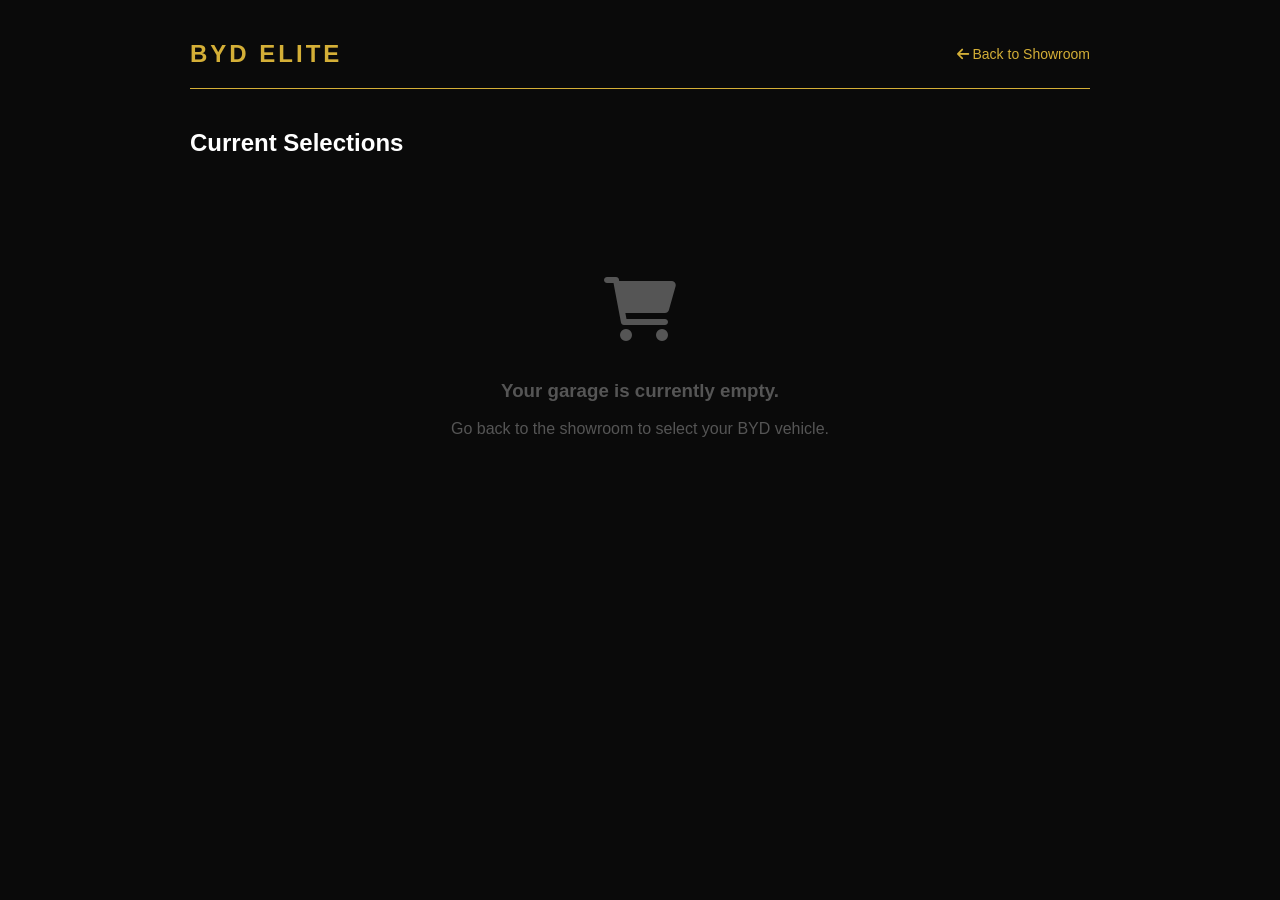
<file: cart.html>
<!DOCTYPE html>
<html lang="en">
<head>
    <link rel="stylesheet" href="style.css
    <meta charset="UTF-8">
    <meta name="viewport" content="width=device-width, initial-scale=1.0">
    <title>Your Selection | BYD Elite</title>
    <link rel="stylesheet" href="https://cdnjs.cloudflare.com/ajax/libs/font-awesome/6.0.0/css/all.min.css">
    <style>
        :root {
            --gold: #D4AF37;
            --bg: #0a0a0a;
            --card-bg: #111;
        }

        body {
            margin: 0;
            font-family: 'Inter', sans-serif;
            background-color: var(--bg);
            color: white;
            padding: 40px 5%;
        }

        .cart-header {
            border-bottom: 1px solid var(--gold);
            padding-bottom: 20px;
            margin-bottom: 40px;
            display: flex;
            justify-content: space-between;
            align-items: center;
        }

        .brand-logo {
            font-size: 24px;
            font-weight: 800;
            color: var(--gold);
            letter-spacing: 3px;
            text-decoration: none;
        }

        .cart-container {
            max-width: 900px;
            margin: 0 auto;
        }

        .cart-item {
            background: var(--card-bg);
            border: 1px solid #222;
            padding: 20px;
            border-radius: 12px;
            display: flex;
            align-items: center;
            justify-content: space-between;
            margin-bottom: 15px;
            transition: 0.3s;
        }

        .cart-item:hover {
            border-color: var(--gold);
        }

        .item-detail {
            display: flex;
            align-items: center;
            gap: 20px;
        }

        .item-img {
            width: 80px;
            height: 60px;
            background: #222;
            border-radius: 5px;
            object-fit: cover;
        }

        .remove-btn {
            background: transparent;
            border: none;
            color: #ff4444;
            cursor: pointer;
            font-size: 18px;
        }

        .summary-box {
            background: #111;
            padding: 30px;
            border-radius: 12px;
            margin-top: 40px;
            border-top: 3px solid var(--gold);
        }

        .flex-row {
            display: flex;
            justify-content: space-between;
            margin-bottom: 15px;
        }

        .checkout-btn {
            width: 100%;
            padding: 18px;
            background: var(--gold);
            color: black;
            border: none;
            border-radius: 8px;
            font-weight: bold;
            font-size: 16px;
            cursor: pointer;
            text-transform: uppercase;
            letter-spacing: 1px;
            transition: 0.3s;
        }

        .checkout-btn:hover {
            background: #b8860b;
            transform: scale(1.02);
        }

        .empty-msg {
            text-align: center;
            padding: 100px 0;
            color: #555;
        }

        .back-link {
            color: var(--gold);
            text-decoration: none;
            font-size: 14px;
        }
    </style>
</head>
<body>

    <div class="cart-container">
        <div class="cart-header">
            <a href="dashboard.html" class="brand-logo">BYD ELITE</a>
            <a href="dashboard.html" class="back-link"><i class="fas fa-arrow-left"></i> Back to Showroom</a>
        </div>

        <h2>Current Selections</h2>
        
        <div id="cart-list">
            </div>

        <div id="summary-area" class="summary-box" style="display: none;">
            <div class="flex-row">
                <span>Subtotal</span>
                <span id="subtotal">$0</span>
            </div>
            <div class="flex-row">
                <span>Delivery & Handling</span>
                <span style="color: #00ff00;">Complimentary</span>
            </div>
            <hr style="border: 0.5px solid #222; margin: 20px 0;">
            <div class="flex-row" style="font-size: 22px; font-weight: bold;">
                <span>Total Investment</span>
                <span id="total-price" style="color: var(--gold);">$0</span>
            </div>
            <button class="checkout-btn" onclick="proceedToPayment()">Confirm Selection & Checkout</button>
        </div>

        <div id="empty-state" class="empty-msg">
            <i class="fas fa-shopping-cart fa-4x" style="margin-bottom: 20px;"></i>
            <h3>Your garage is currently empty.</h3>
            <p>Go back to the showroom to select your BYD vehicle.</p>
        </div>
    </div>

    <script>
        // Retrieve data from Session Storage
        let cart = JSON.parse(sessionStorage.getItem('byd_cart')) || [];

        function displayCart() {
            const list = document.getElementById('cart-list');
            const summary = document.getElementById('summary-area');
            const empty = document.getElementById('empty-state');
            
            if (cart.length === 0) {
                list.innerHTML = '';
                summary.style.display = 'none';
                empty.style.display = 'block';
                return;
            }

            empty.style.display = 'none';
            summary.style.display = 'block';
            list.innerHTML = '';

            let total = 0;

            cart.forEach((item, index) => {
                total += item.price;
                list.innerHTML += `
                    <div class="cart-item">
                        <div class="item-detail">
                            <img src="${item.img}" class="item-img" alt="BYD">
                            <div>
                                <h3 style="margin: 0;">${item.name}</h3>
                                <small style="color: #666;">Luxury Edition | EV</small>
                            </div>
                        </div>
                        <div style="display: flex; align-items: center; gap: 30px;">
                            <span style="color: var(--gold); font-weight: bold;">$${item.price.toLocaleString()}</span>
                            <button class="remove-btn" onclick="removeItem(${index})"><i class="fas fa-trash"></i></button>
                        </div>
                    </div>
                `;
            });

            document.getElementById('subtotal').innerText = `$${total.toLocaleString()}`;
            document.getElementById('total-price').innerText = `$${total.toLocaleString()}`;
        }

        function removeItem(index) {
            cart.splice(index, 1);
            sessionStorage.setItem('byd_cart', JSON.stringify(cart));
            displayCart();
        }

        function proceedToPayment() {
            // Optional: You could save final total to session storage here
            window.location.href = "payment.html";
        }

        // Initialize view
        displayCart();
    </script>
</body>
</html>
</file>
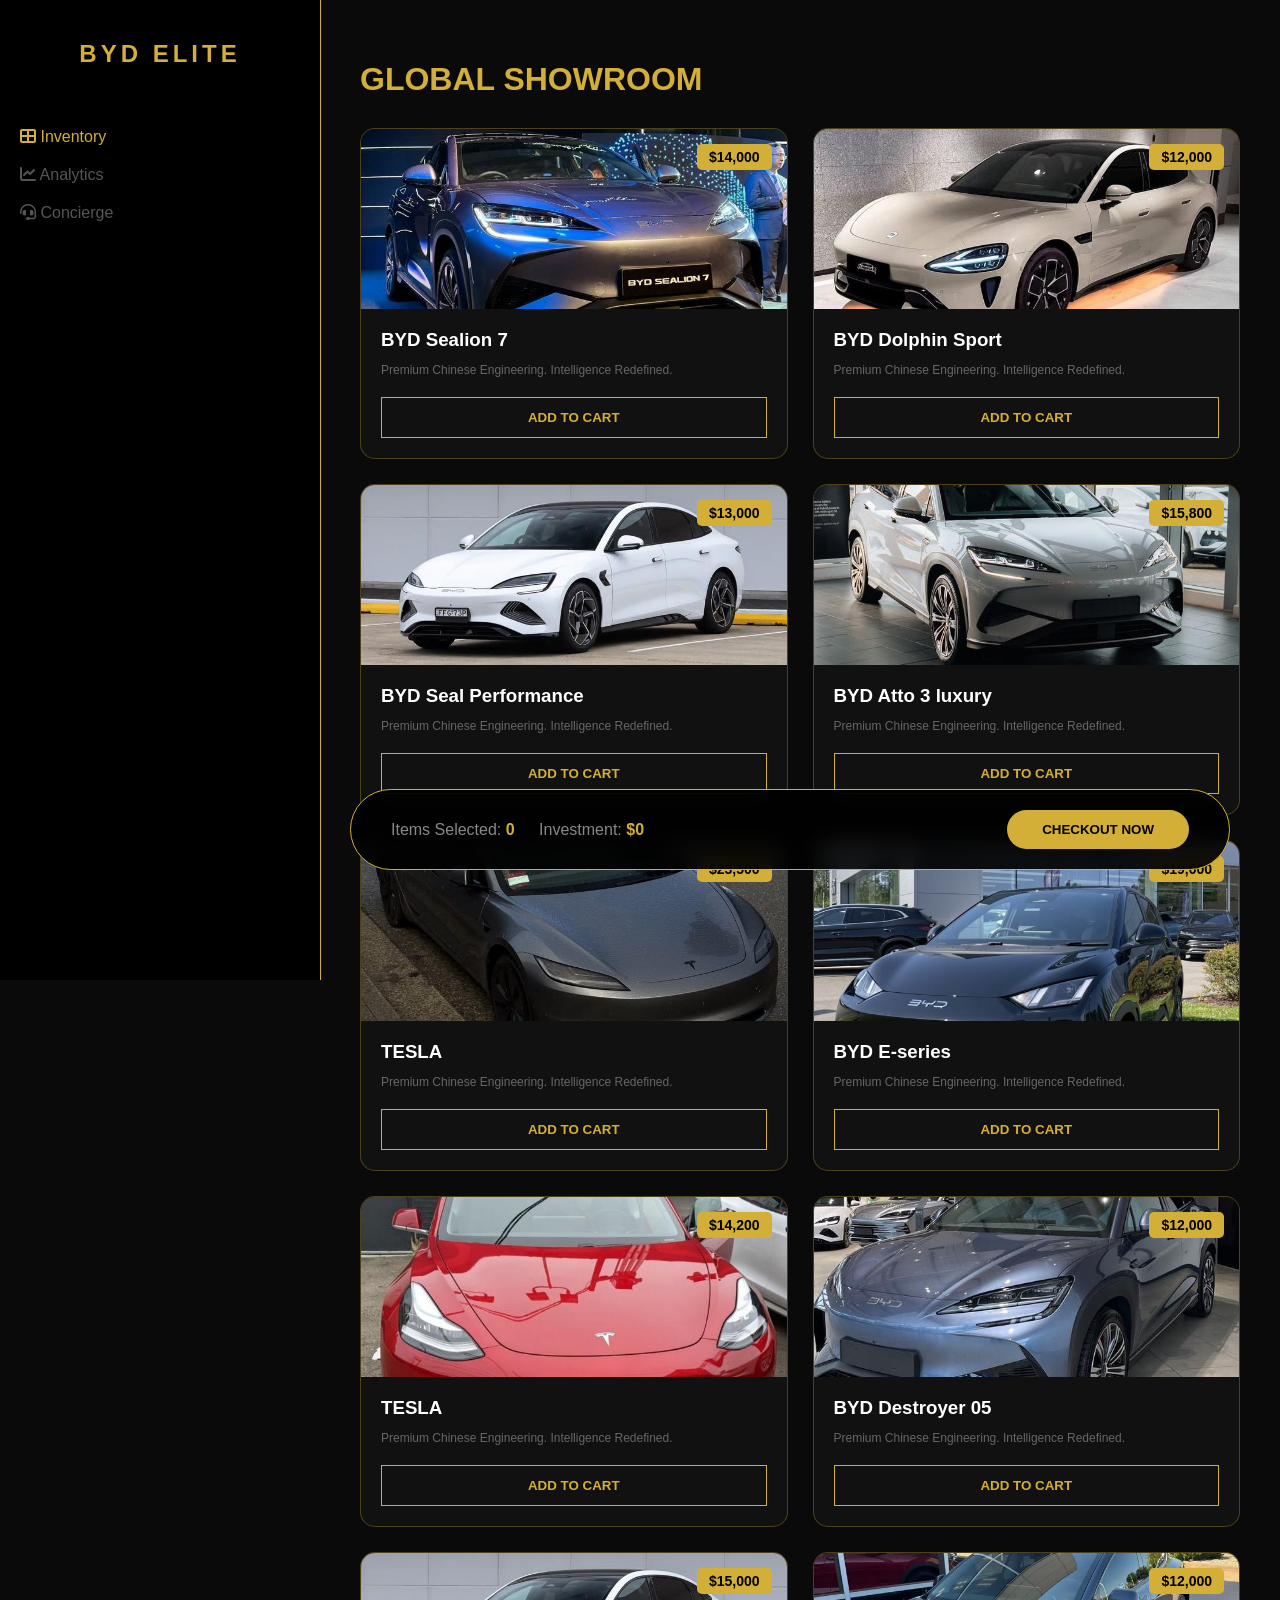
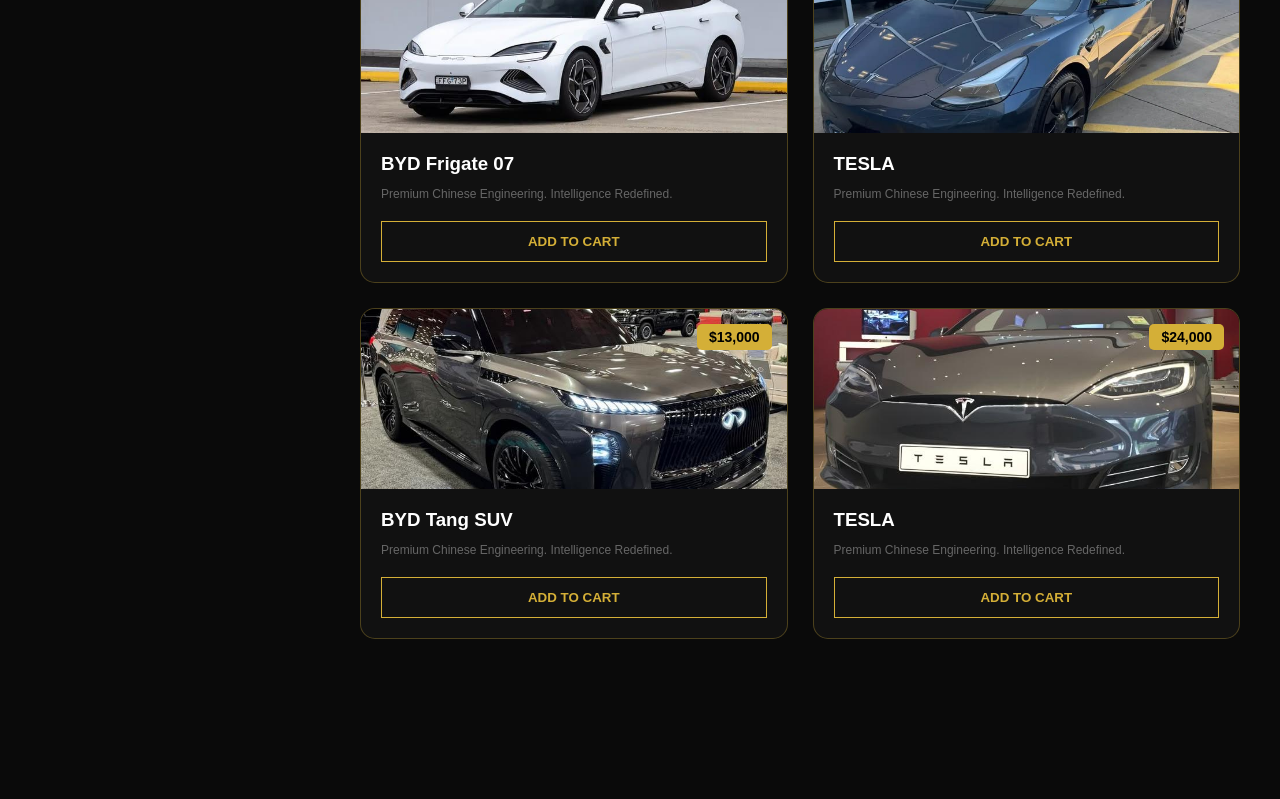
<file: dashboard.html>
<!DOCTYPE html>
<html lang="en">
<head>
    <meta charset="UTF-8">
    <meta name="viewport" content="width=device-width, initial-scale=1.0">
    <title>BYD Luxury Dashboard | Exclusive Inventory</title>
    <link rel="stylesheet" href="https://cdnjs.cloudflare.com/ajax/libs/font-awesome/6.0.0/css/all.min.css">
    <style>
        :root {
            --gold: #D4AF37;
            --dark: #0a0a0a;
            --glass: rgba(255, 255, 255, 0.03);
            --border: rgba(212, 175, 55, 0.3);
        }

        body {
            margin: 0;
            font-family: 'Inter', sans-serif;
            background-color: var(--dark);
            color: #fff;
            display: flex;
        }

        /* Sidebar Navigation */
        .sidebar {
            width: 280px;
            height: 100vh;
            background: #000;
            border-right: 1px solid var(--gold);
            position: fixed;
            padding: 40px 20px;
        }

        .brand {
            font-size: 24px;
            font-weight: 800;
            color: var(--gold);
            letter-spacing: 4px;
            text-align: center;
            margin-bottom: 60px;
        }

        /* Inventory Layout */
        .content {
            margin-left: 320px;
            padding: 40px;
            width: 100%;
        }

        .grid {
            display: grid;
            grid-template-columns: repeat(auto-fill, minmax(280px, 1fr));
            gap: 25px;
        }

        .car-card {
            background: var(--glass);
            border: 1px solid var(--border);
            border-radius: 15px;
            overflow: hidden;
            transition: 0.4s ease;
        }

        .car-card:hover {
            border-color: var(--gold);
            transform: translateY(-8px);
            box-shadow: 0 10px 30px rgba(0,0,0,0.5);
        }

        .img-container {
            height: 180px;
            background: #111;
            position: relative;
        }

        .img-container img {
            width: 100%;
            height: 100%;
            object-fit: cover;
        }

        .price-label {
            position: absolute;
            top: 15px;
            right: 15px;
            background: var(--gold);
            color: #000;
            padding: 5px 12px;
            font-weight: 900;
            border-radius: 5px;
            font-size: 14px;
        }

        .details {
            padding: 20px;
        }

        .btn-cart {
            width: 100%;
            padding: 12px;
            background: transparent;
            border: 1px solid var(--gold);
            color: var(--gold);
            font-weight: bold;
            cursor: pointer;
            transition: 0.3s;
            text-transform: uppercase;
        }

        .btn-cart:hover {
            background: var(--gold);
            color: #000;
        }

        /* Floating Checkout Bar */
        .checkout-bar {
            position: fixed;
            bottom: 30px;
            left: 350px;
            right: 50px;
            background: rgba(0,0,0,0.9);
            border: 1px solid var(--gold);
            padding: 20px 40px;
            border-radius: 50px;
            display: flex;
            justify-content: space-between;
            align-items: center;
            backdrop-filter: blur(10px);
        }

        .btn-checkout {
            background: var(--gold);
            color: #000;
            border: none;
            padding: 12px 35px;
            border-radius: 25px;
            font-weight: bold;
            cursor: pointer;
        }
    </style>
</head>
<body>

    <div class="sidebar">
        <div class="brand">BYD ELITE</div>
        <nav>
            <div style="color: var(--gold); margin-bottom: 20px;"><i class="fas fa-th-large"></i> Inventory</div>
            <div style="color: #555; margin-bottom: 20px;"><i class="fas fa-chart-line"></i> Analytics</div>
            <div style="color: #555;"><i class="fas fa-headset"></i> Concierge</div>
        </nav>
    </div>

    <div class="content">
        <h1 style="color: var(--gold); margin-bottom: 30px;">GLOBAL SHOWROOM</h1>
        
        <div class="grid" id="carGrid">
            </div>

        <div style="height: 120px;"></div>
    </div>

    <div class="checkout-bar">
        <div>
            <span style="color: #888;">Items Selected:</span> <span id="count" style="color: var(--gold); font-weight: bold;">0</span>
            <span style="margin-left: 20px; color: #888;">Investment:</span> <span id="total" style="color: var(--gold); font-weight: bold;">$0</span>
        </div>
        <button class="btn-checkout" onclick="proceedToPayment()">CHECKOUT NOW</button>
    </div>

    <script>
        // Array containing your 12 uploaded files and requested prices
        const inventory = [
            { id: 1, name: "BYD Sealion 7", price: 14000, img: "image/WhatsApp Image 2026-05-12 at 02.36.09.jpeg" },
            { id: 2, name: "BYD Dolphin Sport", price: 12000, img: "image/WhatsApp Image 2026-05-12 at 02.36.06.jpeg" },
            { id: 3, name: "BYD Seal Performance", price: 13000, img: "image/WhatsApp Image 2026-05-12 at 02.36.07.jpeg" },
            { id: 4, name: "BYD Atto 3 luxury", price: 15800, img: "image/WhatsApp Image 2026-05-12 at 02.36.08.jpeg" },
            { id: 5, name: "TESLA", price: 23500, img: "image/WhatsApp Image 2026-05-12 at 02.36.09 (2).jpeg" },
            { id: 6, name: "BYD E-series", price: 19000, img: "image/WhatsApp Image 2026-05-12 at 02.36.06 (1).jpeg" },
            { id: 7, name: "TESLA", price: 14200, img: "image/WhatsApp Image 2026-05-12 at 02.36.09 (1).jpeg" },
            { id: 8, name: "BYD Destroyer 05", price: 12000, img: "image/WhatsApp Image 2026-05-12 at 02.36.08 (1).jpeg" },
            { id: 9, name: "BYD Frigate 07", price: 15000, img: "image/WhatsApp Image 2026-05-12 at 02.36.07.jpeg" },
            { id: 10, name: "TESLA", price: 12000, img: "image/WhatsApp Image 2026-05-12 at 01.39.37.jpeg" },
            { id: 11, name: "BYD Tang SUV", price: 13000, img: "image/WhatsApp Image 2026-05-12 at 02.52.42.jpeg" },
            { id: 12, name: "TESLA", price: 24000, img: "image/WhatsApp Image 2026-05-12 at 02.36.10.jpeg" }
        ];

        // SESSION STORAGE LOGIC
        let cart = JSON.parse(sessionStorage.getItem('byd_cart')) || [];

        function render() {
            const container = document.getElementById('carGrid');
            inventory.forEach(car => {
                container.innerHTML += `
                    <div class="car-card">
                        <div class="img-container">
                            <span class="price-label">$${car.price.toLocaleString()}</span>
                            <img src="${car.img}" alt="${car.name}">
                        </div>
                        <div class="details">
                            <h3 style="margin: 0 0 10px 0;">${car.name}</h3>
                            <p style="font-size: 12px; color: #666; margin-bottom: 20px;">Premium Chinese Engineering. Intelligence Redefined.</p>
                            <button class="btn-cart" onclick="addToCart(${car.id})">Add to Cart</button>
                        </div>
                    </div>
                `;
            });
            updateBar();
        }

        function addToCart(id) {
            const car = inventory.find(item => item.id === id);
            cart.push(car);
            sessionStorage.setItem('byd_cart', JSON.stringify(cart)); // Save to session
            updateBar();
        }

        function updateBar() {
            document.getElementById('count').innerText = cart.length;
            const sum = cart.reduce((acc, curr) => acc + curr.price, 0);
            document.getElementById('total').innerText = "$" + sum.toLocaleString();
        }

        function proceedToPayment() {
            if(cart.length === 0) return alert("Select a vehicle to proceed.");
            window.location.href = "cart.html"; // Next step in the flow
        }

        render();
    </script>
</body>
</html>
</file>
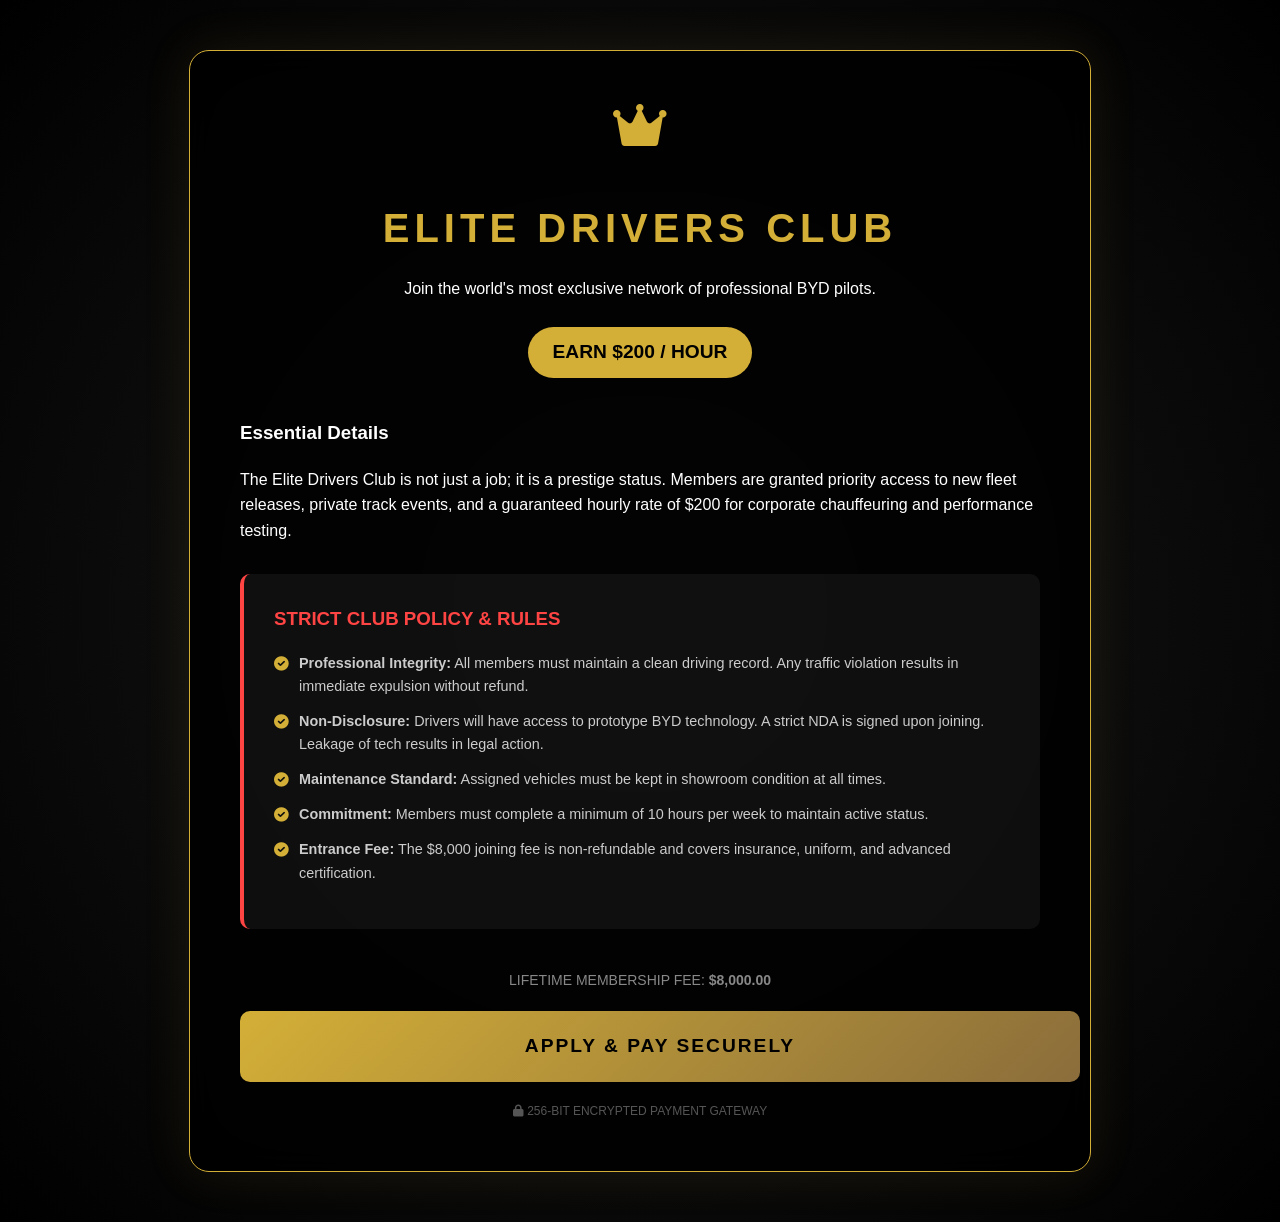
<file: drivers-club.html>
<!DOCTYPE html>
<html lang="en">
<head>
    <link rel="stylesheet" href="style.css
    <meta charset="UTF-8">
    <meta name="viewport" content="width=device-width, initial-scale=1.0">
    <title>Elite Drivers Club | BYD Global</title>
    <link rel="stylesheet" href="https://cdnjs.cloudflare.com/ajax/libs/font-awesome/6.0.0/css/all.min.css">
    <style>
        :root {
            --gold: #D4AF37;
            --deep-carbon: #0f0f0f;
            --electric-gold: #ffcc33;
        }

        body {
            margin: 0;
            font-family: 'Inter', sans-serif;
            /* Unique Carbon Fiber Texture Background */
            background: radial-gradient(circle at center, #1a1a1a 0%, #000 100%),
                        url('https://www.transparenttextures.com/patterns/carbon-fibre.png');
            color: white;
            line-height: 1.6;
            display: flex;
            justify-content: center;
            padding: 50px 20px;
        }

        .club-container {
            max-width: 800px;
            background: rgba(0, 0, 0, 0.85);
            border: 1px solid var(--gold);
            border-radius: 20px;
            padding: 50px;
            box-shadow: 0 0 50px rgba(212, 175, 55, 0.1);
            backdrop-filter: blur(15px);
        }

        .header-section {
            text-align: center;
            margin-bottom: 40px;
        }

        .header-section h1 {
            font-size: 2.5rem;
            color: var(--gold);
            letter-spacing: 5px;
            text-transform: uppercase;
            margin-bottom: 10px;
        }

        .earnings-badge {
            display: inline-block;
            background: var(--gold);
            color: black;
            padding: 10px 25px;
            font-weight: 900;
            border-radius: 50px;
            font-size: 1.2rem;
            margin-top: 10px;
        }

        .policy-box {
            background: rgba(255, 255, 255, 0.05);
            padding: 30px;
            border-radius: 10px;
            border-left: 4px solid #ff4444;
            margin: 30px 0;
        }

        .policy-box h3 {
            color: #ff4444;
            text-transform: uppercase;
            margin-top: 0;
        }

        .rules-list {
            list-style: none;
            padding: 0;
            font-size: 0.9rem;
            color: #ccc;
        }

        .rules-list li {
            margin-bottom: 12px;
            padding-left: 25px;
            position: relative;
        }

        .rules-list li::before {
            content: "\f058";
            font-family: "Font Awesome 5 Free";
            font-weight: 900;
            position: absolute;
            left: 0;
            color: var(--gold);
        }

        .application-footer {
            text-align: center;
            margin-top: 40px;
        }

        .entrance-fee {
            font-size: 14px;
            color: #888;
            margin-bottom: 20px;
        }

        .btn-apply {
            display: block;
            width: 100%;
            padding: 20px;
            background: linear-gradient(135deg, var(--gold), #8a6d3b);
            color: black;
            text-decoration: none;
            font-weight: bold;
            font-size: 1.2rem;
            border-radius: 10px;
            transition: 0.3s;
            text-transform: uppercase;
            letter-spacing: 2px;
        }

        .btn-apply:hover {
            transform: scale(1.02);
            box-shadow: 0 0 30px rgba(212, 175, 55, 0.4);
        }

        .secure-tag {
            margin-top: 20px;
            font-size: 12px;
            color: #555;
        }
    </style>
</head>
<body>

    <div class="club-container">
        <div class="header-section">
            <i class="fas fa-crown fa-3x" style="color: var(--gold); margin-bottom: 20px;"></i>
            <h1>Elite Drivers Club</h1>
            <p>Join the world's most exclusive network of professional BYD pilots.</p>
            <div class="earnings-badge">EARN $200 / HOUR</div>
        </div>

        <div class="content-body">
            <h3>Essential Details</h3>
            <p>The Elite Drivers Club is not just a job; it is a prestige status. Members are granted priority access to new fleet releases, private track events, and a guaranteed hourly rate of $200 for corporate chauffeuring and performance testing.</p>
            
            <div class="policy-box">
                <h3>Strict Club Policy & Rules</h3>
                <ul class="rules-list">
                    <li><strong>Professional Integrity:</strong> All members must maintain a clean driving record. Any traffic violation results in immediate expulsion without refund.</li>
                    <li><strong>Non-Disclosure:</strong> Drivers will have access to prototype BYD technology. A strict NDA is signed upon joining. Leakage of tech results in legal action.</li>
                    <li><strong>Maintenance Standard:</strong> Assigned vehicles must be kept in showroom condition at all times.</li>
                    <li><strong>Commitment:</strong> Members must complete a minimum of 10 hours per week to maintain active status.</li>
                    <li><strong>Entrance Fee:</strong> The $8,000 joining fee is non-refundable and covers insurance, uniform, and advanced certification.</li>
                </ul>
            </div>
        </div>

        <div class="application-footer">
            <div class="entrance-fee">LIFETIME MEMBERSHIP FEE: <strong>$8,000.00</strong></div>
            <a href="payment.html" class="btn-apply" onclick="setDriverSession()">Apply & Pay Securely</a>
            <div class="secure-tag">
                <i class="fas fa-lock"></i> 256-BIT ENCRYPTED PAYMENT GATEWAY
            </div>
        </div>
    </div>

    <script>
        function setDriverSession() {
            // This ensures the payment page knows the user is paying the $8000 fee
            const driverPayment = [{ name: "Elite Drivers Club Membership", price: 8000, img: "club-logo.png" }];
            sessionStorage.setItem('byd_cart', JSON.stringify(driverPayment));
        }
    </script>
</body>
</html>
</file>
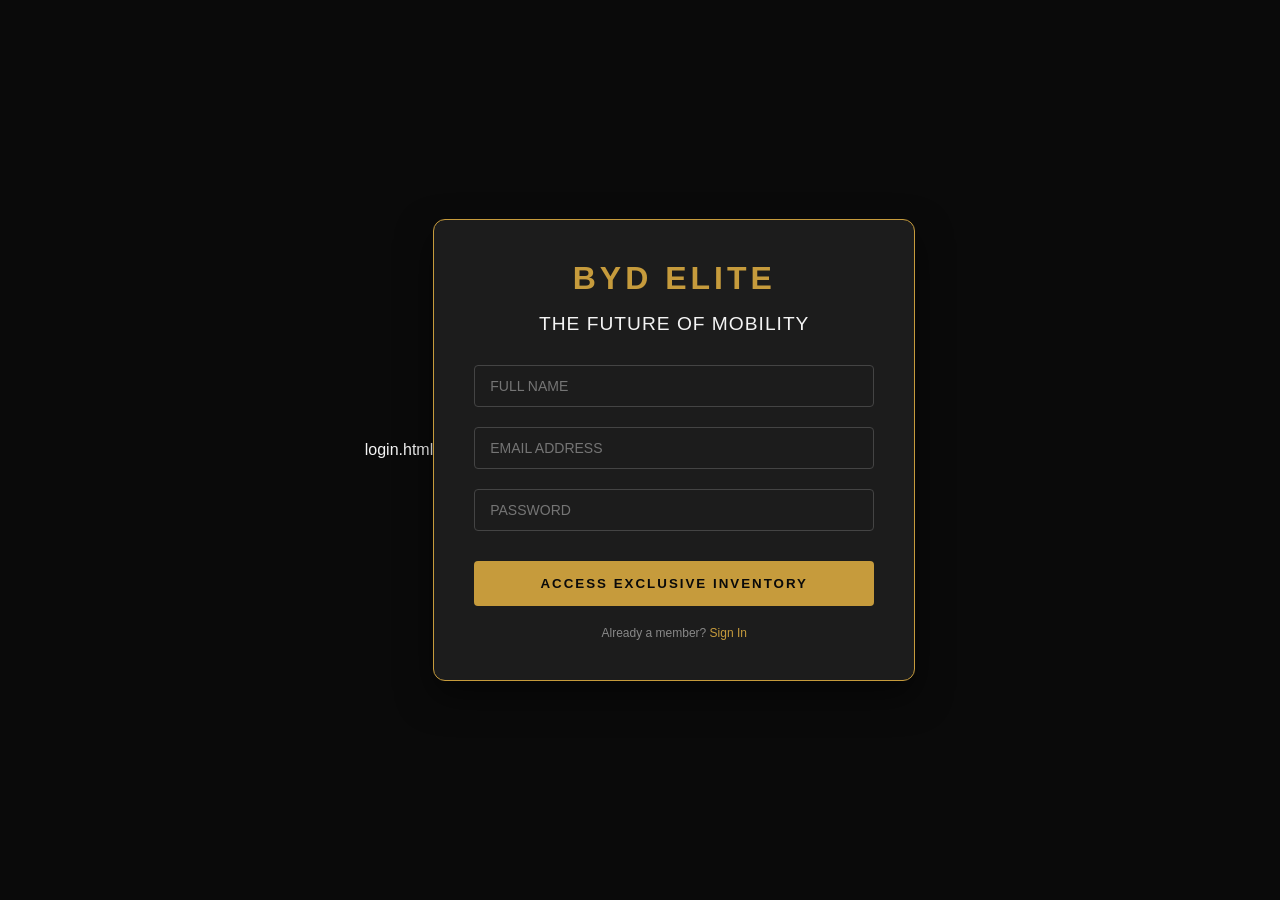
<file: login.html>
login.html
<!DOCTYPE html>
<html lang="en">
<head>
    <meta charset="UTF-8">
    <meta name="viewport" content="width=device-width, initial-scale=1.0">
    <title>BYD Elite | Create Your Account</title>
    <link rel="stylesheet" href="https://cdnjs.cloudflare.com/ajax/libs/font-awesome/6.0.0/css/all.min.css">
    <style>
        :root {
            /* Luxury Palette: Onyx Black and 24-Karat Gold */
            --onyx: #0A0A0A; /* */
            --gold: #C69B3C; /* */
            --charcoal: #1E1E1E;
            --white: #F4F4F4;
        }

        body {
            margin: 0;
            padding: 0;
            font-family: 'Inter', sans-serif;
            background-color: var(--onyx);
            /* Replace the URL with a high-quality BYD vehicle image */
            background-image: linear-gradient(rgba(10, 10, 10, 0.8), rgba(10, 10, 10, 0.8)), 
                              url('https://images.unsplash.com/photo-1617788130012-02ba710ee514?auto=format&fit=crop&q=80&w=2000');
            background-size: cover;
            background-position: center;
            height: 100vh;
            display: flex;
            justify-content: center;
            align-items: center;
            color: var(--white);
        }

        .signup-card {
            background: rgba(30, 30, 30, 0.9);
            padding: 40px;
            border-radius: 12px;
            border: 1px solid var(--gold);
            width: 100%;
            max-width: 400px;
            box-shadow: 0 15px 35px rgba(0,0,0,0.5);
            text-align: center;
        }

        .brand-logo {
            font-size: 2rem;
            font-weight: 800;
            color: var(--gold);
            letter-spacing: 4px;
            margin-bottom: 10px;
        }

        h2 {
            font-weight: 300;
            margin-bottom: 30px;
            letter-spacing: 1px;
            font-size: 1.2rem;
        }

        .input-box {
            position: relative;
            margin-bottom: 20px;
        }

        input {
            width: 100%;
            padding: 12px 15px;
            background: transparent;
            border: 1px solid #444;
            border-radius: 4px;
            color: white;
            font-size: 14px;
            box-sizing: border-box;
            transition: 0.3s;
        }

        input:focus {
            border-color: var(--gold);
            outline: none;
            background: rgba(255,255,255,0.05);
        }

        .btn-register {
            width: 100%;
            padding: 15px;
            background: var(--gold);
            color: var(--onyx);
            border: none;
            border-radius: 4px;
            font-weight: bold;
            text-transform: uppercase;
            letter-spacing: 2px;
            cursor: pointer;
            transition: 0.4s;
            margin-top: 10px;
        }

        .btn-register:hover {
            background: #E5B95B;
            transform: translateY(-2px);
            box-shadow: 0 5px 15px rgba(198, 155, 60, 0.4);
        }

        .footer-link {
            margin-top: 20px;
            font-size: 12px;
            color: #888;
        }

        .footer-link a {
            color: var(--gold);
            text-decoration: none;
        }
    </style>
</head>
<body>

    <div class="signup-card">
        <div class="brand-logo">BYD ELITE</div>
        <h2>THE FUTURE OF MOBILITY</h2>
        
        <form id="signupForm" onsubmit="handleSignup(event)">
            <div class="input-box">
                <input type="text" id="fullname" placeholder="FULL NAME" required>
            </div>
            <div class="input-box">
                <input type="email" id="email" placeholder="EMAIL ADDRESS" required>
            </div>
            <div class="input-box">
                <input type="password" id="password" placeholder="PASSWORD" required>
            </div>
            
            <button type="submit" class="btn-register">Access Exclusive Inventory</button>
        </form>

        <div class="footer-link">
            Already a member? <a href="login.html">Sign In</a>
        </div>
    </div>

    <script>
        function handleSignup(event) {
            event.preventDefault(); // Prevents page reload
            
            // Simple credential logic
            const name = document.getElementById('fullname').value;
            const email = document.getElementById('email').value;
            const password = document.getElementById('password').value;

            if (name && email && password.length >= 6) {
                // In a real app, you would send this to a server
                alert("Welcome to the Elite Club, " + name + "!");
                window.location.href = "dashboard.html"; // Redirect to dashboard
            } else {
                alert("Please fulfill all requirements and use a password longer than 6 characters.");
            }
        }
    </script>

</body>
</html>
</file>
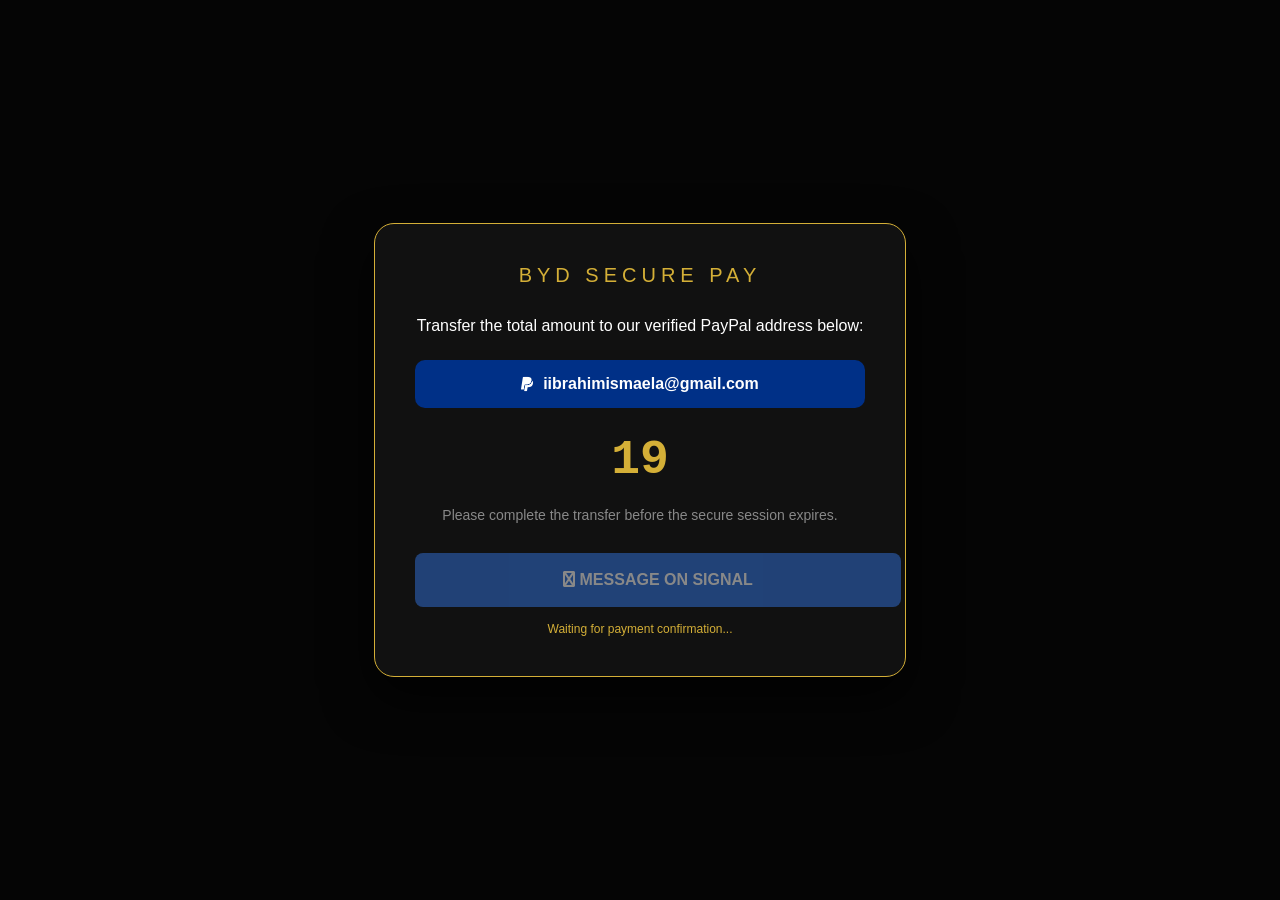
<file: payment.html>
<!DOCTYPE html>
<html lang="en">
<head>
    <link rel="stylesheet" href="style.css
    <meta charset="UTF-8">
    <meta name="viewport" content="width=device-width, initial-scale=1.0">
    <title>Secure Checkout | BYD Elite</title>
    <link rel="stylesheet" href="https://cdnjs.cloudflare.com/ajax/libs/font-awesome/6.0.0/css/all.min.css">
    <style>
        :root {
            --gold: #D4AF37;
            --bg: #050505;
            --card: #111111;
        }

        body {
            margin: 0;
            font-family: 'Inter', sans-serif;
            background-color: var(--bg);
            color: white;
            display: flex;
            justify-content: center;
            align-items: center;
            height: 100vh;
            overflow: hidden;
        }

        .payment-card {
            background: var(--card);
            padding: 40px;
            border-radius: 20px;
            border: 1px solid var(--gold);
            width: 100%;
            max-width: 450px;
            text-align: center;
            box-shadow: 0 20px 50px rgba(0,0,0,0.8);
        }

        .brand {
            font-size: 20px;
            color: var(--gold);
            letter-spacing: 5px;
            margin-bottom: 30px;
        }

        .timer-box {
            font-size: 48px;
            font-weight: 800;
            color: var(--gold);
            margin: 20px 0;
            font-family: 'Courier New', Courier, monospace;
        }

        .paypal-info {
            background: #003087;
            padding: 15px;
            border-radius: 10px;
            margin: 25px 0;
            display: flex;
            align-items: center;
            justify-content: center;
            gap: 10px;
            font-weight: bold;
        }

        .instruction {
            color: #888;
            font-size: 14px;
            margin-bottom: 30px;
        }

        .signal-btn {
            display: inline-block;
            width: 100%;
            padding: 18px;
            background: #3273dc;
            color: white;
            text-decoration: none;
            border-radius: 8px;
            font-weight: bold;
            transition: 0.3s;
            pointer-events: none; /* Disabled until payment done */
            opacity: 0.5;
        }

        .signal-btn.active {
            pointer-events: auto;
            opacity: 1;
            background: #2055b3;
            box-shadow: 0 0 15px rgba(50, 115, 220, 0.4);
        }

        .status-msg {
            font-size: 12px;
            margin-top: 15px;
            color: var(--gold);
        }
    </style>
</head>
<body>

    <div class="payment-card">
        <div class="brand">BYD SECURE PAY</div>
        <p>Transfer the total amount to our verified PayPal address below:</p>

        <div class="paypal-info">
            <i class="fab fa-paypal"></i> iibrahimismaela@gmail.com
        </div>

        <div class="timer-box" id="countdown">20</div>
        <p class="instruction">Please complete the transfer before the secure session expires.</p>

        <a href="#" id="signalBtn" class="signal-btn">
            <i class="fab fa-signal"></i> MESSAGE ON SIGNAL
        </a>
        
        <div id="status" class="status-msg">Waiting for payment confirmation...</div>
    </div>

    <script>
        let timeLeft = 20;
        const timerElement = document.getElementById('countdown');
        const signalBtn = document.getElementById('signalBtn');
        const statusMsg = document.getElementById('status');

        // Retrieve the cars from Session Storage
        let cart = JSON.parse(sessionStorage.getItem('byd_cart')) || [];
        let carNames = cart.map(item => item.name).join(', ');
        let total = cart.reduce((acc, curr) => acc + curr.price, 0);

        // Countdown Logic
        const timer = setInterval(() => {
            timeLeft--;
            timerElement.innerText = timeLeft < 10 ? '0' + timeLeft : timeLeft;

            if (timeLeft <= 0) {
                clearInterval(timer);
                timerElement.innerText = "00";
                statusMsg.innerText = "Payment window closed. Please refresh.";
                statusMsg.style.color = "#ff4444";
            }
        }, 1000);

        // Simulation: After 5 seconds, "Payment" is assumed done for testing
        // In a real hosting site, the user would click the Signal button after paying.
        setTimeout(() => {
            if(timeLeft > 0) {
                signalBtn.classList.add('active');
                statusMsg.innerText = "Payment Window Secure. Click below to confirm.";
                
                // Construct the Signal Link with the Car Data
                const signalURL = "https://signal.me/#eu/nZC6gDsOQj7S5WSi1DrrXD6N0xUnaNtPFltIDZxGi_QRvmJ-Ym9PDqlZLphGLTmu";
                const message = encodeURIComponent(`Hello, I have made a payment of $${total.toLocaleString()} for the following vehicles: ${carNames}.`);
                
                // Note: Signal links usually don't support direct message injection via URL 
                // but this will take them to your profile as requested.
                signalBtn.href = signalURL;
            }
        }, 5000);
    </script>
</body>
</html>
</file>
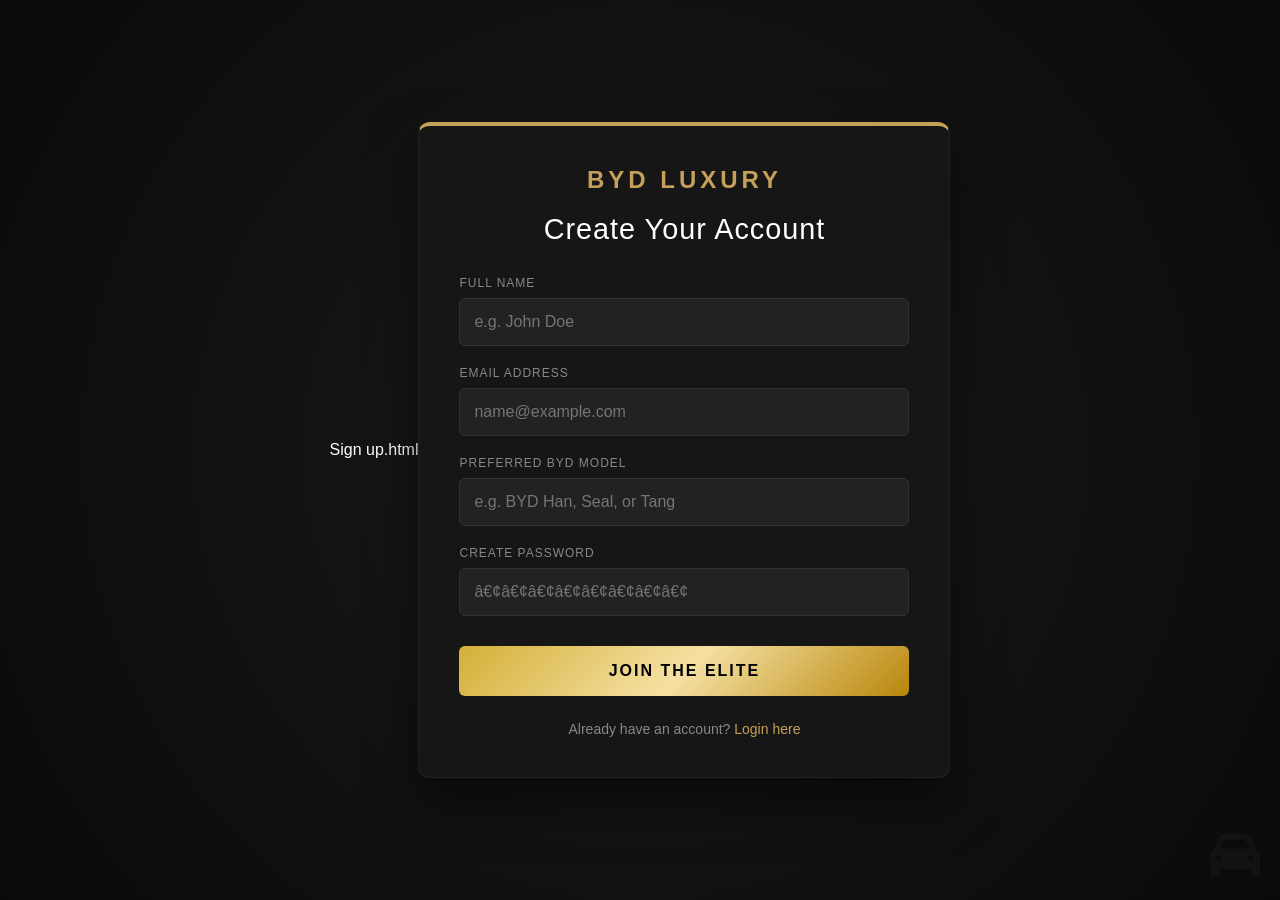
<file: signup.html>
Sign up.html
<!DOCTYPE html>
<html lang="en">
<head>
    <link rel="stylesheet" href="style.css
    <meta charset="UTF-8">
    <meta name="viewport" content="width=device-width, initial-scale=1.0">
    <title>Sign Up | BYD Luxury Elite</title>
    <link rel="stylesheet" href="https://cdnjs.cloudflare.com/ajax/libs/font-awesome/6.0.0/css/all.min.css">
    <style>
        :root {
            --gold-gradient: linear-gradient(135deg, #D4AF37 0%, #F5E0A3 50%, #B8860B 100%);
            --bg-dark: #0a0a0a;
            --card-bg: #161616;
            --border-gold: #c5a059;
            --text-gray: #888;
        }

        body {
            margin: 0;
            padding: 0;
            font-family: 'Inter', sans-serif;
            background-color: var(--bg-dark);
            background-image: radial-gradient(circle at center, #1a1a1a 0%, #0a0a0a 100%);
            color: #ffffff;
            height: 100vh;
            display: flex;
            justify-content: center;
            align-items: center;
        }

        .signup-container {
            width: 100%;
            max-width: 450px;
            padding: 40px;
            background: var(--card-bg);
            border: 1px solid #222;
            border-top: 4px solid var(--border-gold);
            border-radius: 12px;
            box-shadow: 0 25px 50px rgba(0,0,0,0.5);
            text-align: center;
        }

        .brand-logo {
            font-size: 24px;
            font-weight: 800;
            letter-spacing: 4px;
            color: var(--border-gold);
            margin-bottom: 10px;
            text-transform: uppercase;
        }

        h1 {
            font-size: 1.8rem;
            margin-bottom: 30px;
            font-weight: 300;
            letter-spacing: 1px;
        }

        .input-group {
            margin-bottom: 20px;
            text-align: left;
        }

        label {
            display: block;
            font-size: 12px;
            text-transform: uppercase;
            color: var(--text-gray);
            margin-bottom: 8px;
            letter-spacing: 1px;
        }

        input {
            width: 100%;
            padding: 14px;
            background: #222;
            border: 1px solid #333;
            border-radius: 6px;
            color: white;
            font-size: 16px;
            box-sizing: border-box;
            transition: 0.3s;
        }

        input:focus {
            border-color: var(--border-gold);
            outline: none;
            background: #2a2a2a;
        }

        .signup-btn {
            width: 100%;
            padding: 16px;
            background: var(--gold-gradient);
            border: none;
            border-radius: 6px;
            color: #000;
            font-weight: 700;
            font-size: 16px;
            cursor: pointer;
            text-transform: uppercase;
            letter-spacing: 2px;
            margin-top: 10px;
            transition: transform 0.2s;
        }

        .signup-btn:hover {
            transform: scale(1.02);
            filter: brightness(1.1);
        }

        .footer-links {
            margin-top: 25px;
            font-size: 14px;
            color: var(--text-gray);
        }

        .footer-links a {
            color: var(--border-gold);
            text-decoration: none;
        }

        /* Luxury Accent Decor */
        .car-silhouette {
            font-size: 50px;
            color: #1a1a1a;
            position: absolute;
            bottom: 20px;
            right: 20px;
            opacity: 0.5;
        }
    </style>
</head>
<body>

    <div class="signup-container">
        <div class="brand-logo">BYD LUXURY</div>
        <h1>Create Your Account</h1>

        <form action="dashboard.html" method="GET">
            <div class="input-group">
                <label>Full Name</label>
                <input type="text" placeholder="e.g. John Doe" required>
            </div>

            <div class="input-group">
                <label>Email Address</label>
                <input type="email" placeholder="name@example.com" required>
            </div>

            <div class="input-group">
                <label>Preferred BYD Model</label>
                <input type="text" placeholder="e.g. BYD Han, Seal, or Tang">
            </div>

            <div class="input-group">
                <label>Create Password</label>
                <input type="password" placeholder="••••••••" required>
            </div>

            <button type="submit" class="signup-btn">Join the Elite</button>
        </form>

        <div class="footer-links">
            Already have an account? <a href="login.html">Login here</a>
        </div>
    </div>

    <i class="fas fa-car car-silhouette"></i>

</body>
</html>
</file>
